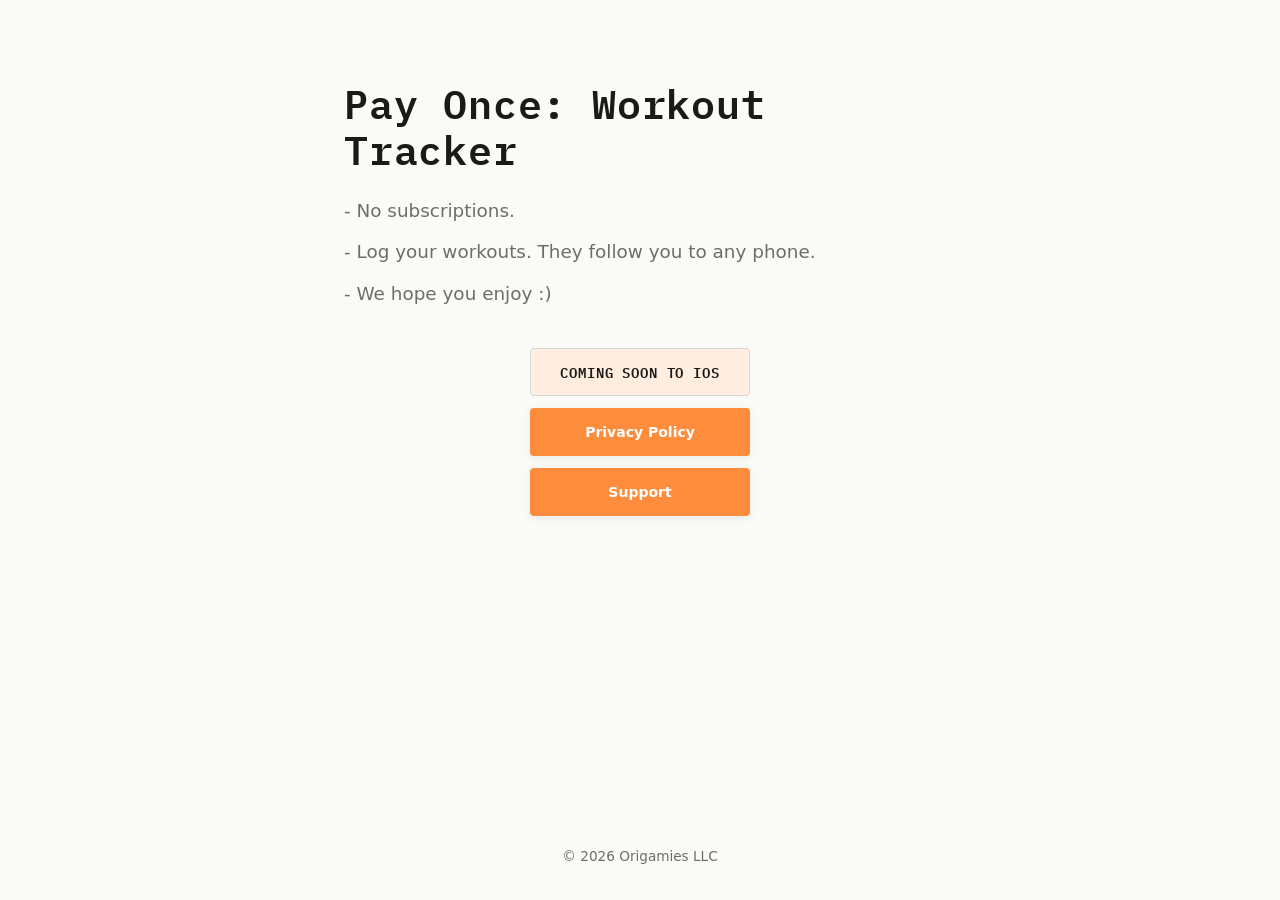
<file: index.html>
<!DOCTYPE html>
<html lang="en">
<head>
  <meta charset="UTF-8">
  <meta name="viewport" content="width=device-width, initial-scale=1.0">
  <title>Pay Once: Workout Tracker</title>
  <meta name="description" content="Pay Once: Workout Tracker. No subscriptions. Log your workouts, sign in with Apple or Google, they follow you to any phone. Coming soon to iOS.">
  <link rel="preconnect" href="https://fonts.googleapis.com">
  <link rel="preconnect" href="https://fonts.gstatic.com" crossorigin>
  <link href="https://fonts.googleapis.com/css2?family=IBM+Plex+Mono:wght@400;500;600&display=swap" rel="stylesheet">
  <link rel="stylesheet" href="styles.css?v=2">
</head>
<body>

  <main>
    <section class="hero">
      <div class="container">
        <h1>Pay Once: Workout Tracker</h1>
        <div class="lines">
          <p>- No subscriptions.</p>
          <p>- Log your workouts. They follow you to any phone.</p>
          <p>- We hope you enjoy :)</p>
        </div>
        <div class="stack">
          <span class="btn coming-soon">Coming soon to iOS</span>
          <a href="privacy.html" class="btn link-card">Privacy Policy</a>
          <a href="support.html" class="btn link-card">Support</a>
        </div>
      </div>
    </section>
  </main>

  <footer class="site-footer">
    <div class="container">
      &copy; 2026 Origamies LLC
    </div>
  </footer>

</body>
</html>
</file>
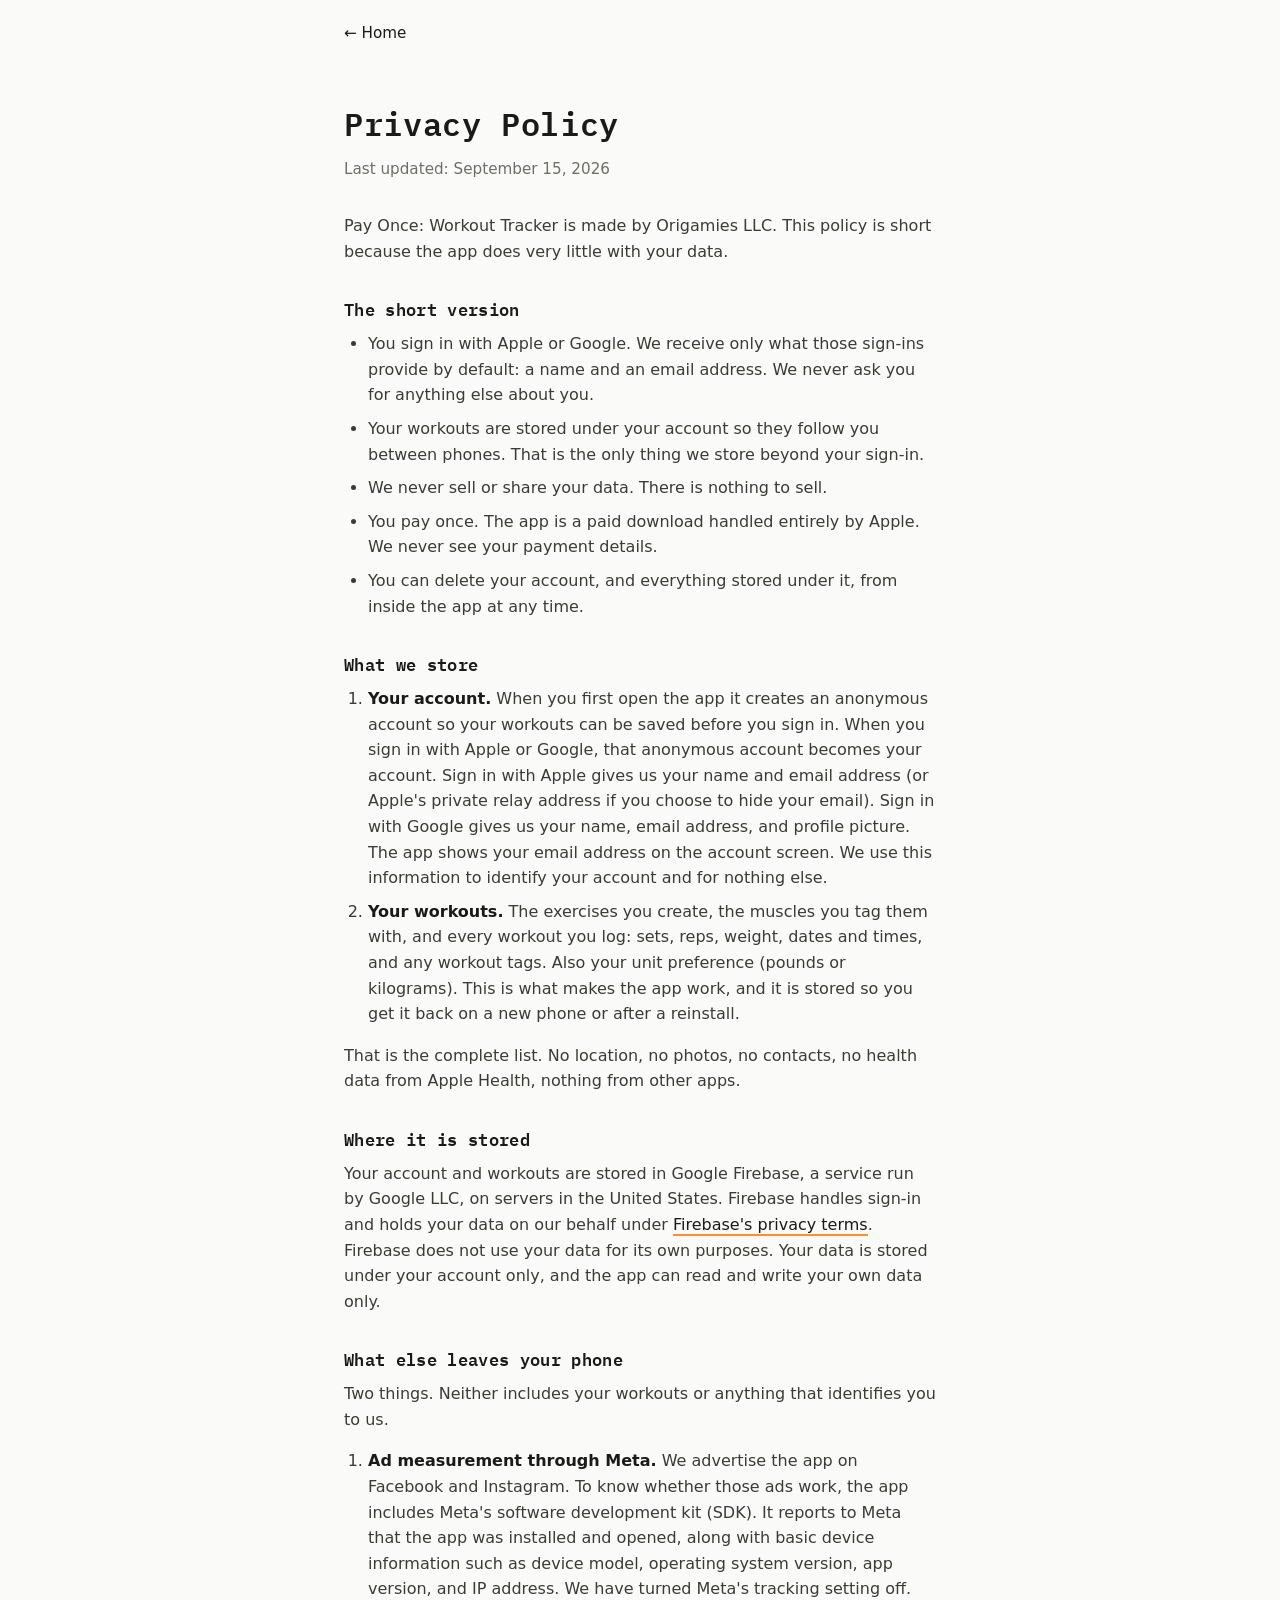
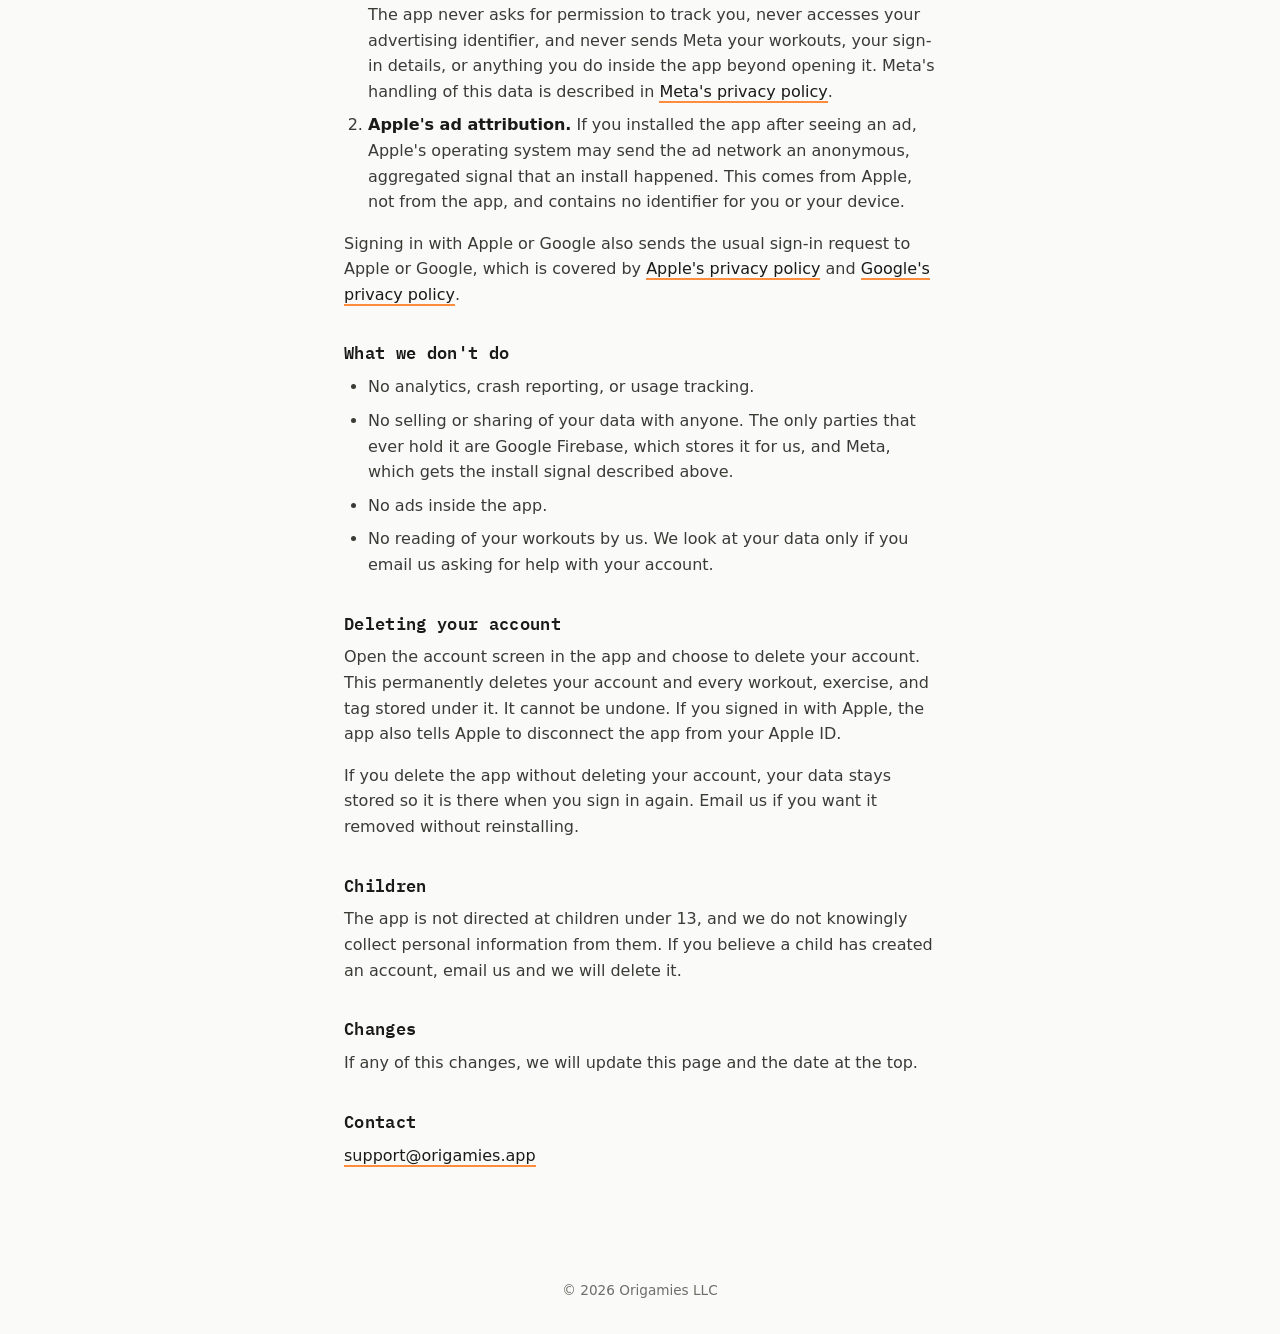
<file: privacy.html>
<!DOCTYPE html>
<html lang="en">
<head>
  <meta charset="UTF-8">
  <meta name="viewport" content="width=device-width, initial-scale=1.0">
  <title>Privacy Policy — Pay Once: Workout Tracker</title>
  <meta name="description" content="Pay Once: Workout Tracker privacy policy. Sign in with Apple or Google, your workouts are stored under your account, nothing is sold or shared.">
  <link rel="preconnect" href="https://fonts.googleapis.com">
  <link rel="preconnect" href="https://fonts.gstatic.com" crossorigin>
  <link href="https://fonts.googleapis.com/css2?family=IBM+Plex+Mono:wght@400;500;600&display=swap" rel="stylesheet">
  <link rel="stylesheet" href="styles.css?v=2">
</head>
<body>

  <header class="site-header">
    <div class="container">
      <a href="index.html" class="back-link">&larr; Home</a>
    </div>
  </header>

  <main class="page-content">
    <div class="container">
      <h1>Privacy Policy</h1>
      <p class="subtitle">Last updated: September 15, 2026</p>

      <p>Pay Once: Workout Tracker is made by Origamies LLC. This policy is short because the app does very little with your data.</p>

      <h2>The short version</h2>
      <ul>
        <li>You sign in with Apple or Google. We receive only what those sign-ins provide by default: a name and an email address. We never ask you for anything else about you.</li>
        <li>Your workouts are stored under your account so they follow you between phones. That is the only thing we store beyond your sign-in.</li>
        <li>We never sell or share your data. There is nothing to sell.</li>
        <li>You pay once. The app is a paid download handled entirely by Apple. We never see your payment details.</li>
        <li>You can delete your account, and everything stored under it, from inside the app at any time.</li>
      </ul>

      <h2>What we store</h2>
      <ol>
        <li><strong>Your account.</strong> When you first open the app it creates an anonymous account so your workouts can be saved before you sign in. When you sign in with Apple or Google, that anonymous account becomes your account. Sign in with Apple gives us your name and email address (or Apple's private relay address if you choose to hide your email). Sign in with Google gives us your name, email address, and profile picture. The app shows your email address on the account screen. We use this information to identify your account and for nothing else.</li>
        <li><strong>Your workouts.</strong> The exercises you create, the muscles you tag them with, and every workout you log: sets, reps, weight, dates and times, and any workout tags. Also your unit preference (pounds or kilograms). This is what makes the app work, and it is stored so you get it back on a new phone or after a reinstall.</li>
      </ol>
      <p>That is the complete list. No location, no photos, no contacts, no health data from Apple Health, nothing from other apps.</p>

      <h2>Where it is stored</h2>
      <p>Your account and workouts are stored in Google Firebase, a service run by Google LLC, on servers in the United States. Firebase handles sign-in and holds your data on our behalf under <a href="https://firebase.google.com/support/privacy">Firebase's privacy terms</a>. Firebase does not use your data for its own purposes. Your data is stored under your account only, and the app can read and write your own data only.</p>

      <h2>What else leaves your phone</h2>
      <p>Two things. Neither includes your workouts or anything that identifies you to us.</p>
      <ol>
        <li><strong>Ad measurement through Meta.</strong> We advertise the app on Facebook and Instagram. To know whether those ads work, the app includes Meta's software development kit (SDK). It reports to Meta that the app was installed and opened, along with basic device information such as device model, operating system version, app version, and IP address. We have turned Meta's tracking setting off. The app never asks for permission to track you, never accesses your advertising identifier, and never sends Meta your workouts, your sign-in details, or anything you do inside the app beyond opening it. Meta's handling of this data is described in <a href="https://www.facebook.com/privacy/policy/">Meta's privacy policy</a>.</li>
        <li><strong>Apple's ad attribution.</strong> If you installed the app after seeing an ad, Apple's operating system may send the ad network an anonymous, aggregated signal that an install happened. This comes from Apple, not from the app, and contains no identifier for you or your device.</li>
      </ol>
      <p>Signing in with Apple or Google also sends the usual sign-in request to Apple or Google, which is covered by <a href="https://www.apple.com/legal/privacy/">Apple's privacy policy</a> and <a href="https://policies.google.com/privacy">Google's privacy policy</a>.</p>

      <h2>What we don't do</h2>
      <ul>
        <li>No analytics, crash reporting, or usage tracking.</li>
        <li>No selling or sharing of your data with anyone. The only parties that ever hold it are Google Firebase, which stores it for us, and Meta, which gets the install signal described above.</li>
        <li>No ads inside the app.</li>
        <li>No reading of your workouts by us. We look at your data only if you email us asking for help with your account.</li>
      </ul>

      <h2>Deleting your account</h2>
      <p>Open the account screen in the app and choose to delete your account. This permanently deletes your account and every workout, exercise, and tag stored under it. It cannot be undone. If you signed in with Apple, the app also tells Apple to disconnect the app from your Apple ID.</p>
      <p>If you delete the app without deleting your account, your data stays stored so it is there when you sign in again. Email us if you want it removed without reinstalling.</p>

      <h2>Children</h2>
      <p>The app is not directed at children under 13, and we do not knowingly collect personal information from them. If you believe a child has created an account, email us and we will delete it.</p>

      <h2>Changes</h2>
      <p>If any of this changes, we will update this page and the date at the top.</p>

      <h2>Contact</h2>
      <p><a href="mailto:support@origamies.app">support@origamies.app</a></p>
    </div>
  </main>

  <footer class="site-footer">
    <div class="container">
      &copy; 2026 Origamies LLC
    </div>
  </footer>

</body>
</html>
</file>
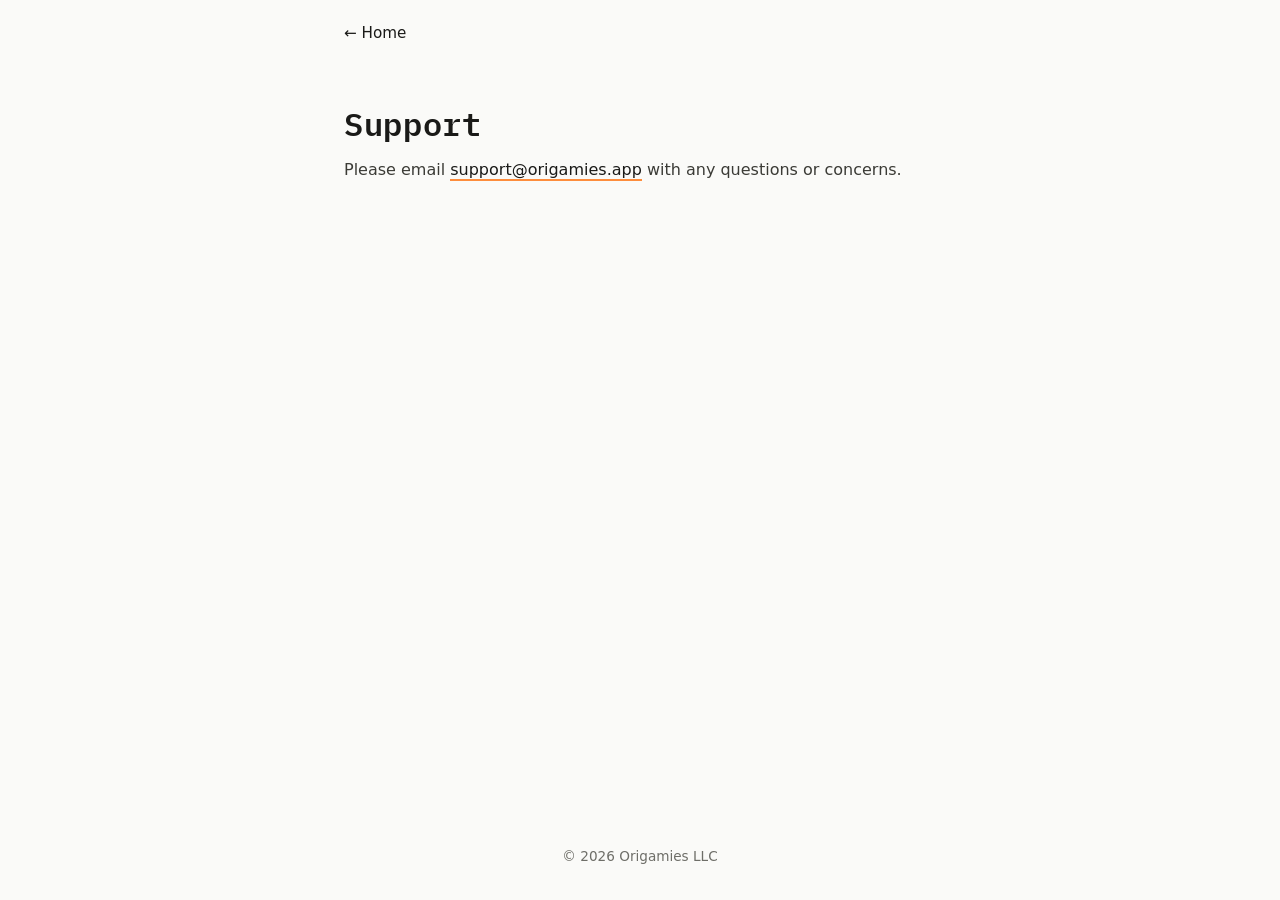
<file: support.html>
<!DOCTYPE html>
<html lang="en">
<head>
  <meta charset="UTF-8">
  <meta name="viewport" content="width=device-width, initial-scale=1.0">
  <title>Support — Pay Once: Workout Tracker</title>
  <meta name="description" content="Support for Pay Once: Workout Tracker. Email support@origamies.app with any questions or concerns.">
  <link rel="preconnect" href="https://fonts.googleapis.com">
  <link rel="preconnect" href="https://fonts.gstatic.com" crossorigin>
  <link href="https://fonts.googleapis.com/css2?family=IBM+Plex+Mono:wght@400;500;600&display=swap" rel="stylesheet">
  <link rel="stylesheet" href="styles.css?v=2">
</head>
<body>

  <header class="site-header">
    <div class="container">
      <a href="index.html" class="back-link">&larr; Home</a>
    </div>
  </header>

  <main class="page-content">
    <div class="container">
      <h1>Support</h1>
      <p>Please email <a href="mailto:support@origamies.app">support@origamies.app</a> with any questions or concerns.</p>
    </div>
  </main>

  <footer class="site-footer">
    <div class="container">
      &copy; 2026 Origamies LLC
    </div>
  </footer>

</body>
</html>
</file>
<file: styles.css>
/* ===== Reset & Base ===== */
*,
*::before,
*::after {
  margin: 0;
  padding: 0;
  box-sizing: border-box;
}

:root {
  --bg: #FAFAF8;          /* off-white — page background (matches app) */
  --surface: #F2F2EE;     /* soft surface */
  --accent: #FD8D3D;      /* brand / buttons (orange) */
  --accent-dark: #E67A2B; /* hover */
  --accent-pale: #FFEEDF; /* pill background */
  --ink: #1A1A18;         /* headings / primary text */
  --ink-soft: #3B3B36;    /* body text */
  --muted: #6E6E68;       /* secondary text */
  --border: #D8D8D3;      /* subtle border */
  --mono: "IBM Plex Mono", ui-monospace, "SF Mono", Menlo, monospace; /* app font */
}

html {
  font-size: 16px;
}

body {
  font-family: -apple-system, BlinkMacSystemFont, "SF Pro Text", "SF Pro Display", system-ui, sans-serif;
  background-color: var(--bg);
  color: var(--ink-soft);
  line-height: 1.6;
  min-height: 100vh;
  display: flex;
  flex-direction: column;
  -webkit-font-smoothing: antialiased;
}

a {
  color: var(--ink);
  text-decoration: none;
}

img {
  max-width: 100%;
  height: auto;
}

/* ===== Layout ===== */
.container {
  max-width: 640px;
  margin: 0 auto;
  padding: 0 1.5rem;
  width: 100%;
}

main {
  flex: 1;
}

/* ===== Header (inner pages) ===== */
.site-header {
  padding: 1.25rem 0;
}

.back-link {
  font-size: 0.95rem;
  font-weight: 500;
  display: inline-flex;
  align-items: center;
  gap: 0.35rem;
  transition: opacity 0.2s;
}

.back-link:hover {
  opacity: 0.7;
}

/* ===== Hero ===== */
.hero {
  text-align: center;
  padding: 5rem 0 3rem;
}

.hero h1 {
  text-align: left;
  font-family: var(--mono);
  font-size: 2.5rem;
  font-weight: 600;
  letter-spacing: 0.02em;
  line-height: 1.15;
  margin-bottom: 1.5rem;
  color: var(--ink);
}

.hero .lines {
  text-align: left;
  margin-bottom: 2.5rem;
}

.hero .lines p {
  font-size: 1.15rem;
  color: var(--muted);
  margin-bottom: 0.75rem;
}

.hero .lines p:last-child {
  margin-bottom: 0;
}

/* ===== Button stack ===== */
.stack {
  display: flex;
  flex-direction: column;
  align-items: center;
  gap: 0.75rem;
}

.btn {
  display: inline-flex;
  align-items: center;
  justify-content: center;
  width: 220px;
  height: 48px;
  padding: 0 1rem;
  border-radius: 4px;
  font-size: 0.875rem;
  line-height: 1;
  white-space: nowrap;
}

.coming-soon {
  font-family: var(--mono);
  font-weight: 600;
  color: var(--ink);
  background: var(--accent-pale);
  border: 1.5px solid var(--border);
  letter-spacing: 0.06em;
  text-transform: uppercase;
}

.link-card {
  background: var(--accent);
  color: #fff;
  font-weight: 600;
  box-shadow: 0 2px 8px rgba(26, 26, 24, 0.08);
  transition: background 0.2s, box-shadow 0.2s, transform 0.15s;
}

.link-card:hover {
  background: var(--accent-dark);
  box-shadow: 0 6px 18px rgba(26, 26, 24, 0.14);
  transform: translateY(-2px);
}

/* ===== Content Pages ===== */
.page-content {
  padding: 2rem 0 4rem;
}

.page-content h1 {
  font-family: var(--mono);
  font-size: 2rem;
  font-weight: 600;
  letter-spacing: 0.02em;
  margin-bottom: 0.5rem;
  color: var(--ink);
}

.page-content .subtitle {
  color: var(--muted);
  font-size: 0.95rem;
  margin-bottom: 2rem;
}

.page-content h2 {
  font-family: var(--mono);
  font-size: 1.05rem;
  font-weight: 600;
  letter-spacing: 0.02em;
  margin-top: 2rem;
  margin-bottom: 0.5rem;
  color: var(--ink);
}

.page-content p,
.page-content ul,
.page-content ol {
  margin-bottom: 1rem;
  color: var(--ink-soft);
}

.page-content ul,
.page-content ol {
  padding-left: 1.5rem;
}

.page-content li {
  margin-bottom: 0.5rem;
}

.page-content strong {
  color: var(--ink);
}

.page-content a {
  color: var(--ink);
  font-weight: 500;
  border-bottom: 2px solid var(--accent);
  transition: border-color 0.2s;
}

.page-content a:hover {
  border-color: var(--accent-dark);
}

/* ===== Footer ===== */
.site-footer {
  padding: 2rem 0;
  text-align: center;
  font-size: 0.85rem;
  color: var(--muted);
}

/* ===== Mobile ===== */
@media (max-width: 480px) {
  .hero {
    padding: 3.5rem 0 2rem;
  }
  .hero h1 {
    font-size: 1.85rem;
  }
  .hero .lines p {
    font-size: 1.05rem;
  }
}
</file>
